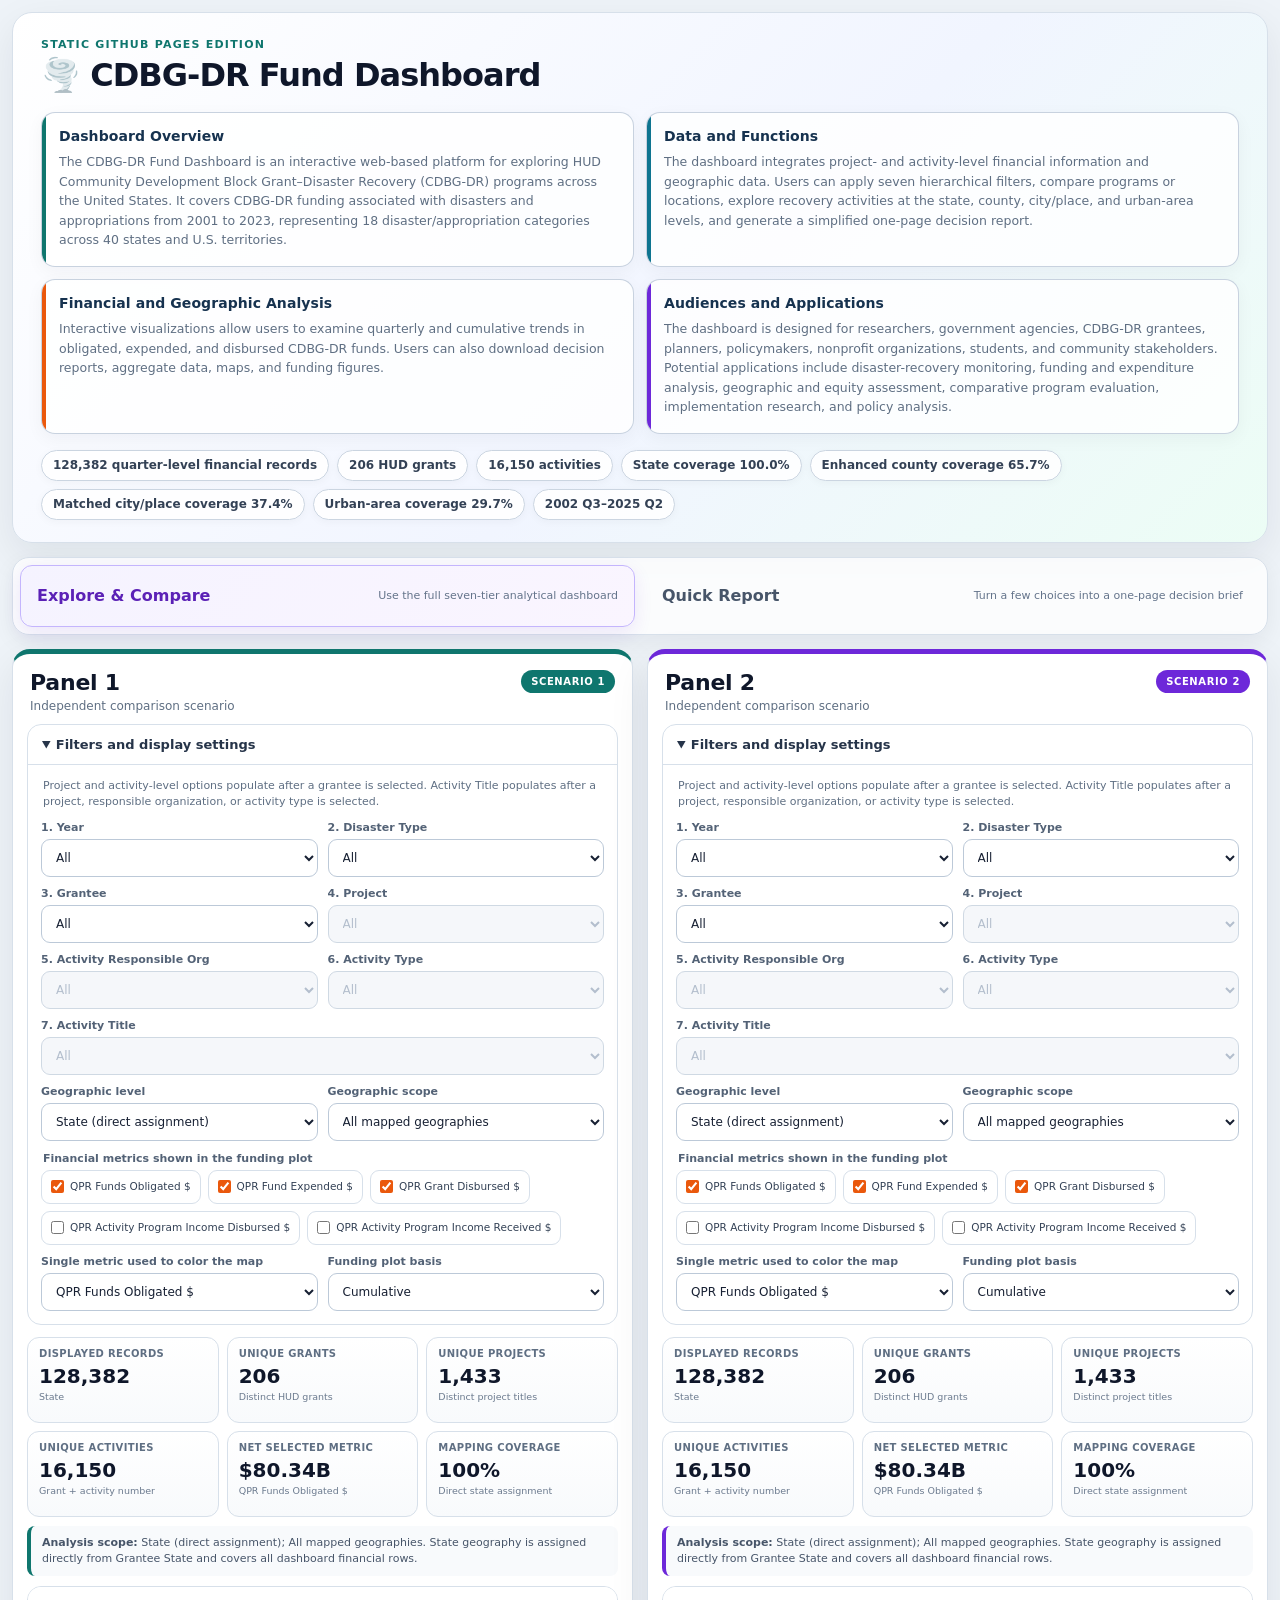
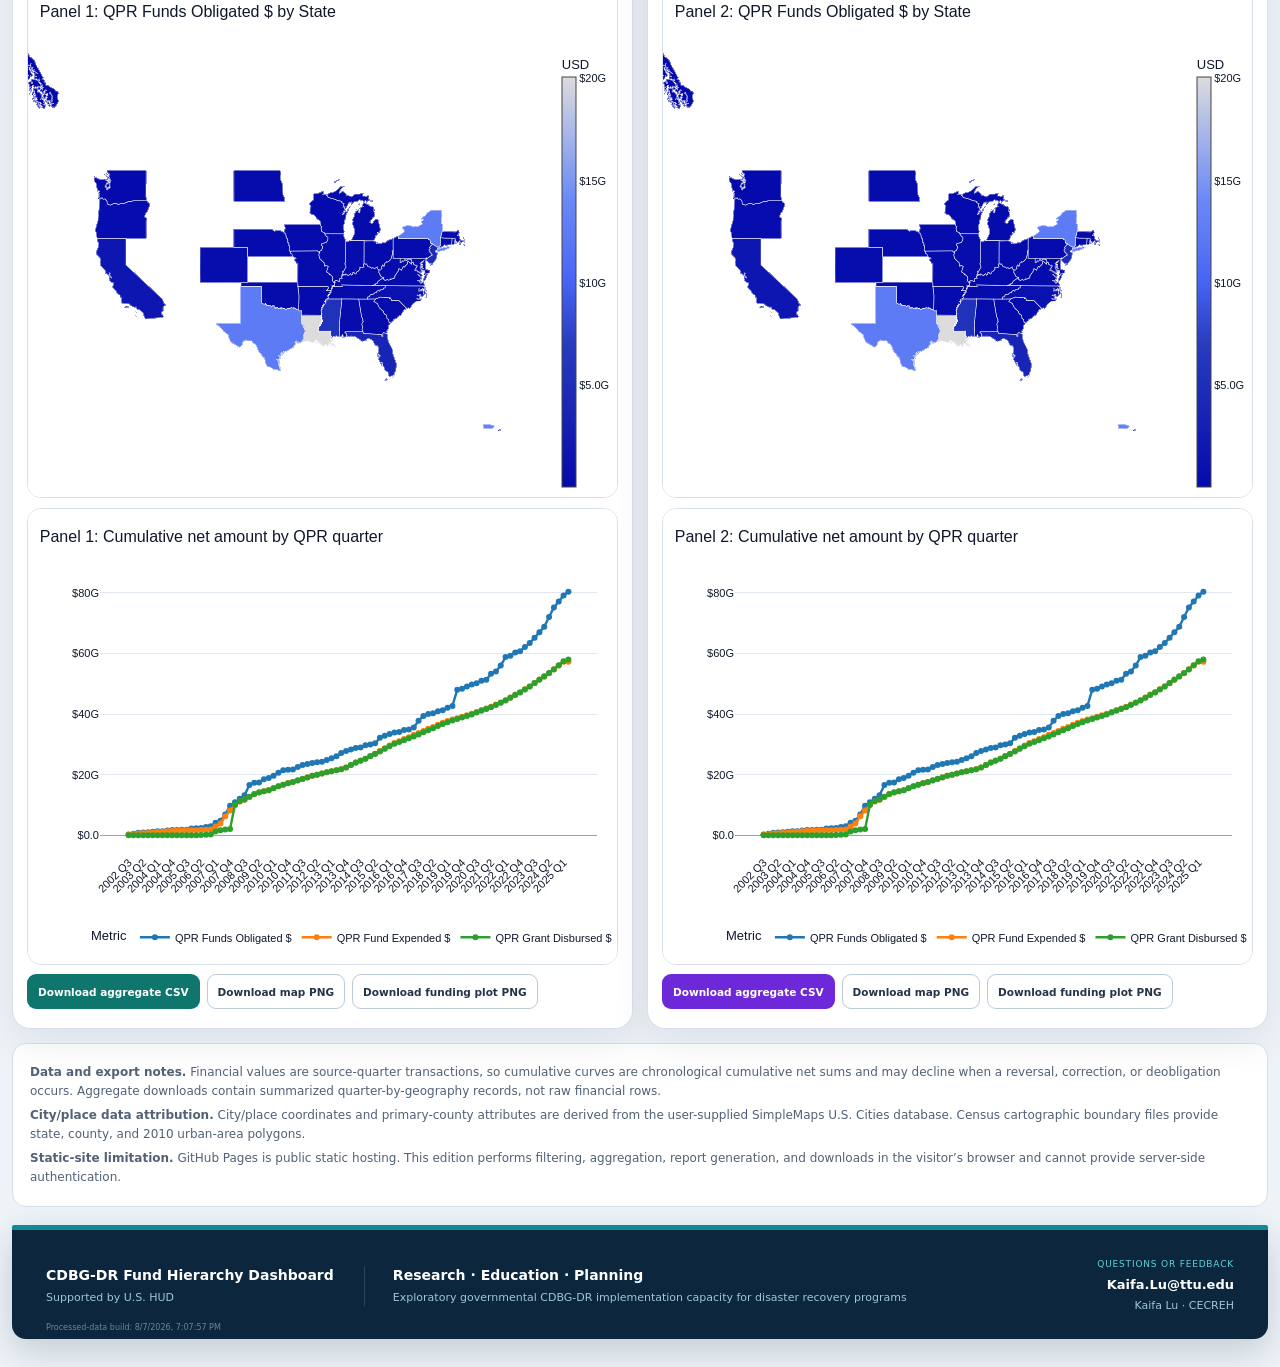
<file: index.html>
<!doctype html>
<html lang="en">
<head>
  <meta charset="utf-8">
  <meta name="viewport" content="width=device-width, initial-scale=1">
  <meta name="description" content="Interactive HUD CDBG-DR financial and geographic dashboard with a one-page Quick Report decision tool, hierarchical filtering, comparative analysis, maps, timelines, and aggregate downloads.">
  <title>CDBG-DR Fund Dashboard</title>
  <link rel="icon" href="./assets/favicon.svg" type="image/svg+xml">
  <link rel="stylesheet" href="./assets/app.css?v=7">
</head>
<body>
  <noscript>
    <div class="fatal-message">This dashboard requires JavaScript.</div>
  </noscript>

  <div id="loading-screen" class="loading-screen" role="status" aria-live="polite">
    <div class="loading-card">
      <div class="spinner" aria-hidden="true"></div>
      <h1>Loading CDBG-DR Fund Dashboard</h1>
      <p id="loading-message">Preparing the browser-only data engine…</p>
      <div class="progress-track"><div id="loading-progress" class="progress-bar"></div></div>
      <p class="loading-note">The first visit loads the processed financial data into your browser. No Python server is required.</p>
    </div>
  </div>

  <main id="app" class="app-shell" hidden>
    <header class="page-header">
      <div class="header-title-block">
        <p class="eyebrow">STATIC GITHUB PAGES EDITION</p>
        <h1>🌪️ CDBG-DR Fund Dashboard</h1>
      </div>

      <div class="dashboard-introduction" aria-label="CDBG-DR Fund Dashboard description">
        <section class="intro-card intro-overview">
          <h2>Dashboard Overview</h2>
          <p>The CDBG-DR Fund Dashboard is an interactive web-based platform for exploring HUD Community Development Block Grant–Disaster Recovery (CDBG-DR) programs across the United States. It covers CDBG-DR funding associated with disasters and appropriations from 2001 to 2023, representing 18 disaster/appropriation categories across 40 states and U.S. territories.</p>
        </section>

        <section class="intro-card intro-functions">
          <h2>Data and Functions</h2>
          <p>The dashboard integrates project- and activity-level financial information and geographic data. Users can apply seven hierarchical filters, compare programs or locations, explore recovery activities at the state, county, city/place, and urban-area levels, and generate a simplified one-page decision report.</p>
        </section>

        <section class="intro-card intro-analysis">
          <h2>Financial and Geographic Analysis</h2>
          <p>Interactive visualizations allow users to examine quarterly and cumulative trends in obligated, expended, and disbursed CDBG-DR funds. Users can also download decision reports, aggregate data, maps, and funding figures.</p>
        </section>

        <section class="intro-card intro-audiences">
          <h2>Audiences and Applications</h2>
          <p>The dashboard is designed for researchers, government agencies, CDBG-DR grantees, planners, policymakers, nonprofit organizations, students, and community stakeholders. Potential applications include disaster-recovery monitoring, funding and expenditure analysis, geographic and equity assessment, comparative program evaluation, implementation research, and policy analysis.</p>
        </section>
      </div>

      <div id="data-badges" class="data-badges" aria-label="Dataset summary"></div>
    </header>

    <div id="global-error" class="global-error" hidden></div>

    <nav class="mode-switcher" aria-label="Dashboard interaction mode">
      <button id="mode-tab-explore" class="mode-tab active" type="button" data-mode="explore" aria-controls="explore-view" aria-selected="true">
        <span class="mode-tab-title">Explore &amp; Compare</span>
        <span class="mode-tab-note">Use the full seven-tier analytical dashboard</span>
      </button>
      <button id="mode-tab-quick" class="mode-tab" type="button" data-mode="quick" aria-controls="quick-report-view" aria-selected="false">
        <span class="mode-tab-title">Quick Report</span>
        <span class="mode-tab-note">Turn a few choices into a one-page decision brief</span>
      </button>
    </nav>

    <section id="explore-view" class="mode-view" aria-label="Full Explore and Compare dashboard">
      <section id="panel-grid" class="panel-grid" aria-label="Dashboard comparison panels"></section>

      <section class="method-notes">
        <p><strong>Data and export notes.</strong> Financial values are source-quarter transactions, so cumulative curves are chronological cumulative net sums and may decline when a reversal, correction, or deobligation occurs. Aggregate downloads contain summarized quarter-by-geography records, not raw financial rows.</p>
        <p><strong>City/place data attribution.</strong> City/place coordinates and primary-county attributes are derived from the user-supplied SimpleMaps U.S. Cities database. Census cartographic boundary files provide state, county, and 2010 urban-area polygons.</p>
        <p><strong>Static-site limitation.</strong> GitHub Pages is public static hosting. This edition performs filtering, aggregation, report generation, and downloads in the visitor’s browser and cannot provide server-side authentication.</p>
      </section>
    </section>

    <section id="quick-report-view" class="mode-view" aria-label="Quick Report decision tool" hidden>
      <div class="quick-report-shell">
        <header class="quick-report-heading">
          <div>
            <p class="section-kicker">DECISION-ORIENTED MODE</p>
            <h2>Generate a One-Page CDBG-DR Funding Report</h2>
            <p>Choose a report type, geography, time horizon, and one financial measure. The dashboard will summarize the selection in a printable single-page report with key indicators, a map, funding trends, a top-five ranking, and rule-based takeaways.</p>
          </div>
          <span class="quick-report-badge">NO DATA ANALYSIS EXPERIENCE REQUIRED</span>
        </header>

        <div class="quick-report-workspace">
          <aside class="quick-report-controls" aria-label="Quick Report controls">
            <div class="quick-step">
              <div class="quick-step-number">1</div>
              <div class="quick-step-content">
                <label for="qr-report-type">Report type</label>
                <select id="qr-report-type">
                  <option value="single">Single-area report</option>
                  <option value="comparison">Comparison report</option>
                </select>
              </div>
            </div>

            <div class="quick-step">
              <div class="quick-step-number">2</div>
              <div class="quick-step-content quick-shared-grid">
                <div class="quick-field">
                  <label for="qr-geo-level">Geographic level</label>
                  <select id="qr-geo-level"></select>
                </div>
                <div class="quick-field">
                  <label for="qr-metric">Financial measure</label>
                  <select id="qr-metric"></select>
                </div>
                <div class="quick-field">
                  <label for="qr-plot-basis">Trend basis</label>
                  <select id="qr-plot-basis">
                    <option value="cumulative">Cumulative net</option>
                    <option value="quarterly">Quarterly net</option>
                  </select>
                </div>
              </div>
            </div>


            <div class="quick-scenario-card scenario-a" id="qr-scenario-a-card">
              <div class="quick-scenario-title"><span>Scenario A</span><strong id="qr-a-caption">Primary selection</strong></div>
              <div class="quick-scenario-grid">
                <div class="quick-field full">
                  <label for="qr-a-location">Location</label>
                  <select id="qr-a-location"><option value="-1">All mapped geographies</option></select>
                </div>
                <div class="quick-field full">
                  <label for="qr-a-time-preset">Time horizon</label>
                  <select id="qr-a-time-preset">
                    <option value="all">All available reporting periods</option>
                    <option value="1y">Latest 1 year</option>
                    <option value="3y">Latest 3 years</option>
                    <option value="5y">Latest 5 years</option>
                    <option value="custom">Custom QPR-quarter range</option>
                  </select>
                </div>
                <div id="qr-a-custom-range" class="quick-custom-range full" hidden>
                  <div class="quick-field"><label for="qr-a-start">Start quarter</label><select id="qr-a-start"></select></div>
                  <div class="quick-field"><label for="qr-a-end">End quarter</label><select id="qr-a-end"></select></div>
                </div>
              </div>
              <details class="quick-more-filters" id="qr-a-more-filters">
                <summary>More filters (optional)</summary>
                <div class="quick-advanced-grid">
                  <div class="quick-field"><label for="qr-a-filter-0">Disaster/appropriation year</label><select id="qr-a-filter-0"><option value="-1">All</option></select></div>
                  <div class="quick-field"><label for="qr-a-filter-1">Disaster type</label><select id="qr-a-filter-1"><option value="-1">All</option></select></div>
                  <div class="quick-field"><label for="qr-a-filter-2">Grantee</label><select id="qr-a-filter-2"><option value="-1">All</option></select></div>
                  <div class="quick-field"><label for="qr-a-filter-3">Project</label><select id="qr-a-filter-3" disabled><option value="-1">Select a grantee first</option></select></div>
                  <div class="quick-field full"><label for="qr-a-filter-5">Activity type</label><select id="qr-a-filter-5"><option value="-1">All</option></select></div>
                </div>
              </details>
            </div>

            <div class="quick-scenario-card scenario-b" id="qr-scenario-b-card" hidden>
              <div class="quick-scenario-title"><span>Scenario B</span><strong>Comparison selection</strong></div>
              <div class="quick-scenario-grid">
                <div class="quick-field full">
                  <label for="qr-b-location">Location</label>
                  <select id="qr-b-location"><option value="-1">All mapped geographies</option></select>
                </div>
                <label class="compact-checkbox full"><input id="qr-b-use-a-time" type="checkbox" checked><span>Use Scenario A time horizon</span></label>
                <div id="qr-b-time-controls" class="quick-scenario-grid full" hidden>
                  <div class="quick-field full">
                    <label for="qr-b-time-preset">Scenario B time horizon</label>
                    <select id="qr-b-time-preset">
                      <option value="all">All available reporting periods</option>
                      <option value="1y">Latest 1 year</option>
                      <option value="3y">Latest 3 years</option>
                      <option value="5y">Latest 5 years</option>
                      <option value="custom">Custom QPR-quarter range</option>
                    </select>
                  </div>
                  <div id="qr-b-custom-range" class="quick-custom-range full" hidden>
                    <div class="quick-field"><label for="qr-b-start">Start quarter</label><select id="qr-b-start"></select></div>
                    <div class="quick-field"><label for="qr-b-end">End quarter</label><select id="qr-b-end"></select></div>
                  </div>
                </div>
              </div>
              <details class="quick-more-filters" id="qr-b-more-filters">
                <summary>More filters (optional)</summary>
                <div class="quick-advanced-grid">
                  <div class="quick-field"><label for="qr-b-filter-0">Disaster/appropriation year</label><select id="qr-b-filter-0"><option value="-1">All</option></select></div>
                  <div class="quick-field"><label for="qr-b-filter-1">Disaster type</label><select id="qr-b-filter-1"><option value="-1">All</option></select></div>
                  <div class="quick-field"><label for="qr-b-filter-2">Grantee</label><select id="qr-b-filter-2"><option value="-1">All</option></select></div>
                  <div class="quick-field"><label for="qr-b-filter-3">Project</label><select id="qr-b-filter-3" disabled><option value="-1">Select a grantee first</option></select></div>
                  <div class="quick-field full"><label for="qr-b-filter-5">Activity type</label><select id="qr-b-filter-5"><option value="-1">All</option></select></div>
                </div>
              </details>
            </div>

            <div class="quick-control-actions">
              <button id="qr-generate" class="action-button quick-primary" type="button">Generate one-page report</button>
              <button id="qr-reset" class="action-button" type="button">Reset</button>
            </div>
            <p class="quick-control-note">County, city/place, and urban-area results include inferred geographic matches. Every generated report displays the applicable mapping coverage and interpretation note.</p>
          </aside>

          <section class="quick-report-stage" aria-live="polite">
            <div id="qr-report-placeholder" class="quick-report-placeholder">
              <div class="placeholder-icon" aria-hidden="true">📄</div>
              <h3>Your one-page report will appear here</h3>
              <p>Use the controls to define the decision context, then select <strong>Generate one-page report</strong>.</p>
            </div>
            <div id="qr-report-output" hidden>
              <div class="report-output-heading">
                <div>
                  <p class="section-kicker">GENERATED DECISION BRIEF</p>
                  <h3 id="qr-report-status">CDBG-DR Funding Report</h3>
                </div>
                <div class="report-action-row">
                  <button id="qr-download-png" class="action-button" type="button">Download report PNG</button>
                  <button id="qr-print-pdf" class="action-button" type="button">Print / Save as PDF</button>
                  <button id="qr-download-csv" class="action-button" type="button">Download report data CSV</button>
                </div>
              </div>
              <div class="report-page-wrap">
                <div id="qr-report-plot" class="report-plot" aria-label="Generated one-page CDBG-DR funding report"></div>
              </div>
            </div>
          </section>
        </div>
      </div>
    </section>

    <footer class="lab-footer">
      <div class="footer-brand">
        <strong>CDBG-DR Fund Hierarchy Dashboard</strong>
        <span>Supported by U.S. HUD</span>
      </div>
      <div class="footer-focus">
        <strong>Research · Education · Planning</strong>
        <span>Exploratory governmental CDBG-DR implementation capacity for disaster recovery programs</span>
      </div>
      <div class="footer-contact">
        <span class="footer-kicker">QUESTIONS OR FEEDBACK</span>
        <a href="mailto:Kaifa.Lu@ttu.edu">Kaifa.Lu@ttu.edu</a>
        <span>Kaifa Lu · CECREH</span>
      </div>
      <span id="build-stamp" class="footer-build-stamp"></span>
    </footer>
  </main>

  <script src="./assets/vendor/plotly-3.3.1.min.js"></script>
  <script src="./data/bootstrap.js?v=7"></script>
  <script src="./assets/app.js?v=7"></script>
</body>
</html>
</file>
<file: assets/app.css>
:root {
  --bg: #eef3f8;
  --surface: #ffffff;
  --surface-soft: #f8fafc;
  --ink: #0f172a;
  --muted: #5f6f83;
  --line: #d7e0ea;
  --line-strong: #bcc9d8;
  --panel-one: #0f766e;
  --panel-one-soft: #ecfdf5;
  --panel-two: #6d28d9;
  --panel-two-soft: #f5f3ff;
  --accent: #ea580c;
  --accent-soft: #fff7ed;
  --blue: #0e7490;
  --danger: #b91c1c;
  --shadow: 0 14px 40px rgba(15, 23, 42, 0.08);
  --shadow-soft: 0 7px 22px rgba(15, 23, 42, 0.06);
  --radius: 16px;
  font-family: Inter, ui-sans-serif, system-ui, -apple-system, BlinkMacSystemFont, "Segoe UI", sans-serif;
  color: var(--ink);
  background: var(--bg);
}

* { box-sizing: border-box; }
[hidden] { display: none !important; }
html { scroll-behavior: smooth; }
body {
  margin: 0;
  min-width: 320px;
  background: var(--bg);
  color: var(--ink);
}
button, select, input { font: inherit; }
button { cursor: pointer; }

.app-shell {
  width: min(1920px, calc(100% - 24px));
  margin: 12px auto 28px;
}

.page-header {
  display: grid;
  grid-template-columns: minmax(0, 1fr);
  gap: 16px;
  padding: 25px 28px 22px;
  border: 1px solid var(--line);
  border-radius: 20px;
  background: linear-gradient(135deg, #ffffff 0%, #f1f5ff 56%, #ecfdf5 100%);
  box-shadow: var(--shadow);
}

.eyebrow,
.section-kicker {
  margin: 0 0 7px;
  color: var(--panel-one);
  font-size: 11px;
  font-weight: 800;
  letter-spacing: .11em;
}

.header-title-block { padding-bottom: 2px; }
.page-header h1 {
  margin: 0;
  max-width: 1250px;
  font-size: clamp(28px, 2.5vw, 40px);
  line-height: 1.12;
  letter-spacing: -0.03em;
}

.dashboard-introduction {
  display: grid;
  grid-template-columns: repeat(2, minmax(0, 1fr));
  gap: 12px;
}

.intro-card {
  position: relative;
  min-width: 0;
  padding: 15px 17px 16px;
  overflow: hidden;
  border: 1px solid rgba(188, 201, 216, .82);
  border-radius: 14px;
  background: rgba(255, 255, 255, .82);
  box-shadow: 0 5px 18px rgba(15, 23, 42, .045);
}
.intro-card::before {
  position: absolute;
  inset: 0 auto 0 0;
  width: 4px;
  content: "";
  background: var(--panel-one);
}
.intro-functions::before { background: var(--blue); }
.intro-analysis::before { background: var(--accent); }
.intro-audiences::before { background: var(--panel-two); }
.intro-card h2 {
  margin: 0 0 7px;
  color: #16324f;
  font-size: 14px;
  line-height: 1.25;
  letter-spacing: .005em;
}
.intro-card p {
  margin: 0;
  color: var(--muted);
  font-size: 12.5px;
  line-height: 1.56;
}

.data-badges {
  display: flex;
  flex-wrap: wrap;
  gap: 8px;
}
.data-badge {
  display: inline-flex;
  align-items: center;
  min-height: 31px;
  padding: 6px 11px;
  border: 1px solid #cbd5e1;
  border-radius: 999px;
  background: rgba(255,255,255,.9);
  color: #334155;
  font-size: 12px;
  font-weight: 720;
  box-shadow: 0 2px 8px rgba(15,23,42,.035);
}

.global-error,
.fatal-message {
  margin: 14px auto;
  padding: 14px 16px;
  border: 1px solid #fecaca;
  border-radius: 12px;
  background: #fef2f2;
  color: #991b1b;
  line-height: 1.5;
}

/* Mode switcher */
.mode-switcher {
  display: grid;
  grid-template-columns: repeat(2, minmax(0, 1fr));
  gap: 10px;
  margin: 14px 0;
  padding: 7px;
  border: 1px solid var(--line);
  border-radius: 17px;
  background: rgba(255,255,255,.78);
  box-shadow: var(--shadow-soft);
}
.mode-tab {
  display: flex;
  align-items: center;
  justify-content: space-between;
  gap: 12px;
  min-height: 62px;
  padding: 11px 16px;
  border: 1px solid transparent;
  border-radius: 12px;
  background: transparent;
  color: #475569;
  text-align: left;
  transition: background .16s ease, border-color .16s ease, transform .16s ease;
}
.mode-tab:hover { background: #f8fafc; transform: translateY(-1px); }
.mode-tab.active {
  border-color: #99d5cf;
  background: linear-gradient(135deg, #ecfdf5, #f0fdfa);
  color: #115e59;
  box-shadow: 0 6px 18px rgba(15,118,110,.10);
}
.mode-tab[data-mode="explore"].active {
  border-color: #c4b5fd;
  background: linear-gradient(135deg, #f5f3ff, #faf5ff);
  color: #5b21b6;
  box-shadow: 0 6px 18px rgba(109,40,217,.10);
}
.mode-tab-title { font-size: 16px; font-weight: 820; }
.mode-tab-note { font-size: 11px; color: #64748b; }
.mode-view { min-width: 0; }

/* Quick Report */
.quick-report-shell {
  overflow: hidden;
  border: 1px solid var(--line);
  border-radius: 20px;
  background: var(--surface);
  box-shadow: var(--shadow);
}
.quick-report-heading {
  display: flex;
  align-items: flex-start;
  justify-content: space-between;
  gap: 20px;
  padding: 22px 24px 18px;
  border-bottom: 1px solid var(--line);
  background:
    radial-gradient(circle at 95% 0%, rgba(14,116,144,.11), transparent 31%),
    linear-gradient(135deg, #ffffff, #f8fbff 55%, #f0fdfa);
}
.quick-report-heading h2 {
  margin: 0;
  font-size: clamp(21px, 2vw, 29px);
  letter-spacing: -.02em;
}
.quick-report-heading p:not(.section-kicker) {
  max-width: 980px;
  margin: 8px 0 0;
  color: var(--muted);
  font-size: 13px;
  line-height: 1.55;
}
.quick-report-badge {
  flex: none;
  max-width: 235px;
  padding: 8px 11px;
  border: 1px solid #99d5cf;
  border-radius: 999px;
  background: rgba(236,253,245,.88);
  color: #0f766e;
  font-size: 9.5px;
  font-weight: 850;
  letter-spacing: .055em;
  text-align: center;
}
.quick-report-workspace {
  display: grid;
  grid-template-columns: minmax(330px, 390px) minmax(0, 1fr);
  align-items: start;
  gap: 16px;
  padding: 16px;
  background: #f6f9fc;
}
.quick-report-controls {
  position: sticky;
  top: 10px;
  display: grid;
  gap: 11px;
  min-width: 0;
  padding: 14px;
  border: 1px solid var(--line);
  border-radius: 15px;
  background: #fff;
  box-shadow: var(--shadow-soft);
}
.quick-step {
  display: grid;
  grid-template-columns: 27px minmax(0, 1fr);
  gap: 9px;
  align-items: start;
  padding-bottom: 11px;
  border-bottom: 1px solid #e7edf4;
}
.quick-step-number {
  display: grid;
  place-items: center;
  width: 27px;
  height: 27px;
  border-radius: 50%;
  background: var(--panel-one);
  color: white;
  font-size: 12px;
  font-weight: 850;
}
.quick-step-content { min-width: 0; }
.quick-step-content > label,
.quick-field label {
  display: block;
  margin: 0 0 5px;
  color: #4b5c70;
  font-size: 10.5px;
  font-weight: 760;
}
.quick-step-content > select,
.quick-field select {
  width: 100%;
  min-height: 38px;
  padding: 7px 29px 7px 9px;
  border: 1px solid var(--line-strong);
  border-radius: 9px;
  background: #fff;
  color: #172033;
  font-size: 11.5px;
  text-overflow: ellipsis;
}
.quick-step-content > select:focus,
.quick-field select:focus,
.action-button:focus-visible,
.metric-option:focus-within,
.mode-tab:focus-visible {
  outline: 3px solid rgba(14, 116, 144, .18);
  outline-offset: 1px;
}
.quick-field select:disabled { background: #f1f5f9; color: #94a3b8; }
.quick-shared-grid,
.quick-scenario-grid,
.quick-advanced-grid,
.quick-custom-range {
  display: grid;
  grid-template-columns: repeat(2, minmax(0, 1fr));
  gap: 9px;
}
.quick-shared-grid .quick-field:first-child,
.quick-shared-grid .quick-field:nth-child(2) { grid-column: 1 / -1; }
.quick-field.full,
.quick-custom-range.full,
.quick-scenario-grid.full { grid-column: 1 / -1; }
.quick-scenario-card {
  min-width: 0;
  padding: 11px;
  border: 1px solid var(--line);
  border-left-width: 4px;
  border-radius: 12px;
  background: #fff;
}
.quick-scenario-card.scenario-a { border-left-color: var(--panel-one); background: linear-gradient(150deg, #fff, #f4fffb); }
.quick-scenario-card.scenario-b { border-left-color: var(--panel-two); background: linear-gradient(150deg, #fff, #faf7ff); }
.quick-scenario-title {
  display: flex;
  justify-content: space-between;
  gap: 10px;
  margin-bottom: 9px;
  color: #334155;
  font-size: 11px;
}
.quick-scenario-title span { font-size: 14px; font-weight: 850; }
.quick-scenario-title strong { align-self: center; color: #64748b; font-size: 9.5px; letter-spacing: .025em; }
.quick-more-filters {
  margin-top: 9px;
  border-top: 1px dashed #cbd5e1;
}
.quick-more-filters > summary {
  padding: 9px 1px 6px;
  color: #526176;
  font-size: 10.5px;
  font-weight: 770;
  cursor: pointer;
  user-select: none;
}
.quick-advanced-grid { padding-top: 4px; }
.compact-checkbox {
  display: flex;
  align-items: center;
  gap: 7px;
  min-height: 32px;
  padding: 5px 8px;
  border: 1px solid #ddd6fe;
  border-radius: 8px;
  background: rgba(245,243,255,.8);
  color: #5b4b73;
  font-size: 10.5px;
  font-weight: 690;
}
.compact-checkbox input { margin: 0; accent-color: var(--panel-two); }
.quick-control-actions {
  display: grid;
  grid-template-columns: minmax(0, 1fr) auto;
  gap: 8px;
}
.quick-control-note {
  margin: 0;
  padding: 9px 10px;
  border-left: 3px solid #f59e0b;
  border-radius: 7px;
  background: #fffbeb;
  color: #725a24;
  font-size: 9.5px;
  line-height: 1.45;
}
.quick-report-stage {
  min-width: 0;
  min-height: 720px;
  padding: 13px;
  border: 1px solid var(--line);
  border-radius: 15px;
  background: #fff;
  box-shadow: var(--shadow-soft);
}
.quick-report-placeholder {
  display: grid;
  place-items: center;
  align-content: center;
  min-height: 690px;
  padding: 30px;
  border: 2px dashed #cbd5e1;
  border-radius: 13px;
  background: linear-gradient(180deg, #fbfdff, #f8fafc);
  color: #64748b;
  text-align: center;
}
.quick-report-placeholder h3 { margin: 12px 0 5px; color: #334155; font-size: 20px; }
.quick-report-placeholder p { max-width: 510px; margin: 0; font-size: 12px; line-height: 1.55; }
.placeholder-icon { font-size: 42px; filter: grayscale(.15); }
.report-output-heading {
  display: flex;
  align-items: flex-start;
  justify-content: space-between;
  gap: 12px;
  margin-bottom: 10px;
}
.report-output-heading h3 { margin: 0; font-size: 19px; }
.report-action-row {
  display: flex;
  flex-wrap: wrap;
  justify-content: flex-end;
  gap: 7px;
}
.report-page-wrap {
  min-width: 0;
  overflow: auto;
  border: 1px solid #cbd5e1;
  border-radius: 12px;
  background: #e8edf3;
  padding: 10px;
}
.report-plot {
  width: 100%;
  min-width: 760px;
  min-height: 860px;
  overflow: hidden;
  border-radius: 4px;
  background: #fff;
  box-shadow: 0 8px 28px rgba(15,23,42,.11);
}

/* Full Explore & Compare panels */
.panel-grid {
  display: grid;
  grid-template-columns: repeat(2, minmax(0, 1fr));
  align-items: start;
  gap: 14px;
}
.panel-shell {
  min-width: 0;
  overflow: hidden;
  padding: 13px 14px 17px;
  border: 1px solid var(--line);
  border-top-width: 5px;
  border-radius: 18px;
  background: var(--surface);
  box-shadow: var(--shadow);
}
.panel-one { border-top-color: var(--panel-one); }
.panel-two { border-top-color: var(--panel-two); }
.panel-heading {
  display: flex;
  align-items: flex-start;
  justify-content: space-between;
  gap: 12px;
  padding: 3px 3px 11px;
}
.panel-heading h2 { margin: 0; font-size: 22px; letter-spacing: -.01em; }
.panel-heading p { margin: 4px 0 0; color: var(--muted); font-size: 12px; }
.panel-pill {
  flex: none;
  padding: 6px 10px;
  border-radius: 999px;
  color: white;
  font-size: 10px;
  font-weight: 800;
  letter-spacing: .06em;
}
.panel-one .panel-pill { background: var(--panel-one); }
.panel-two .panel-pill { background: var(--panel-two); }
.filter-details {
  border: 1px solid var(--line);
  border-radius: 14px;
  background: var(--surface);
}
.filter-details > summary {
  padding: 12px 14px;
  color: #263449;
  font-size: 13px;
  font-weight: 780;
  cursor: pointer;
  user-select: none;
}
.filter-details[open] > summary { border-bottom: 1px solid var(--line); }
.filter-body { padding: 13px; }
.help-text {
  margin: 0 2px 11px;
  color: var(--muted);
  font-size: 11px;
  line-height: 1.45;
}
.form-grid {
  display: grid;
  grid-template-columns: repeat(2, minmax(0, 1fr));
  gap: 10px;
}
.form-field.full { grid-column: 1 / -1; }
.form-field label,
.field-label {
  display: block;
  margin: 0 0 5px;
  color: #536276;
  font-size: 11px;
  font-weight: 720;
}
.form-field select {
  width: 100%;
  min-height: 38px;
  padding: 7px 30px 7px 10px;
  border: 1px solid var(--line-strong);
  border-radius: 9px;
  background: #fff;
  color: #172033;
  font-size: 12px;
  text-overflow: ellipsis;
}
.form-field select:disabled { background: #f1f5f9; color: #94a3b8; }
.metric-fieldset { margin: 11px 0 0; padding: 0; border: 0; }
.metric-grid { display: flex; flex-wrap: wrap; gap: 7px; }
.metric-option {
  display: inline-flex;
  align-items: center;
  gap: 6px;
  min-height: 34px;
  padding: 6px 9px;
  border: 1px solid var(--line);
  border-radius: 9px;
  background: #fff;
  color: #334155;
  font-size: 10.5px;
  line-height: 1.2;
}
.metric-option input { margin: 0; accent-color: var(--accent); }
.kpi-grid {
  display: grid;
  grid-template-columns: repeat(3, minmax(0, 1fr));
  gap: 8px;
  margin: 12px 0 9px;
}
.kpi-card {
  min-height: 86px;
  padding: 10px 11px;
  border: 1px solid var(--line);
  border-radius: 12px;
  background: linear-gradient(180deg, #fff, #f8fafc);
}
.kpi-label {
  color: var(--muted);
  font-size: 10px;
  font-weight: 800;
  letter-spacing: .035em;
  text-transform: uppercase;
}
.kpi-value {
  overflow: hidden;
  margin-top: 5px;
  color: var(--ink);
  font-size: 20px;
  font-weight: 790;
  white-space: nowrap;
  text-overflow: ellipsis;
}
.kpi-note { margin-top: 3px; color: #6b7a8e; font-size: 9.5px; line-height: 1.25; }
.analysis-note {
  margin: 5px 0 10px;
  padding: 9px 11px;
  border-left: 4px solid #94a3b8;
  border-radius: 8px;
  background: #f8fafc;
  color: #475569;
  font-size: 11px;
  line-height: 1.48;
}
.panel-one .analysis-note { border-left-color: var(--panel-one); }
.panel-two .analysis-note { border-left-color: var(--panel-two); }
.plot-card {
  position: relative;
  min-height: 440px;
  margin-top: 10px;
  overflow: hidden;
  border: 1px solid var(--line);
  border-radius: 14px;
  background: #fff;
}
.plot-card.map-card { min-height: 505px; }
.plot-target { width: 100%; min-height: 438px; }
.map-card .plot-target { min-height: 503px; }
.plot-loading {
  position: absolute;
  inset: 0;
  display: grid;
  place-items: center;
  z-index: 2;
  background: rgba(255,255,255,.8);
  color: var(--muted);
  font-size: 12px;
}
.download-row {
  display: flex;
  flex-wrap: wrap;
  gap: 7px;
  margin: 9px 0 2px;
}
.action-button {
  min-height: 35px;
  padding: 7px 10px;
  border: 1px solid var(--line-strong);
  border-radius: 9px;
  background: #fff;
  color: #263449;
  font-size: 10.5px;
  font-weight: 720;
}
.action-button:hover { background: #f8fafc; border-color: #94a3b8; }
.action-button.primary,
.action-button.quick-primary { color: #fff; border-color: transparent; }
.panel-one .action-button.primary { background: var(--panel-one); }
.panel-two .action-button.primary { background: var(--panel-two); }
.action-button.quick-primary { background: linear-gradient(135deg, #0f766e, #0e7490); }
.action-button[disabled] { opacity: .55; cursor: wait; }

/* Analytical filter accordion */
.filter-details {
  border: 1px solid var(--line);
  border-radius: 14px;
  background: var(--surface);
}
.filter-details > summary {
  padding: 12px 14px;
  color: #263449;
  font-size: 13px;
  font-weight: 780;
  cursor: pointer;
  user-select: none;
}
.filter-details[open] > summary { border-bottom: 1px solid var(--line); }

.method-notes {
  margin-top: 14px;
  padding: 14px 17px;
  border: 1px solid var(--line);
  border-radius: 14px;
  background: #fff;
  color: #526176;
  font-size: 12px;
  line-height: 1.58;
}
.method-notes p { margin: 5px 0; }
.lab-footer {
  position: relative;
  display: grid;
  grid-template-columns: minmax(230px, 1fr) minmax(340px, 1.65fr) minmax(240px, .9fr);
  gap: 28px;
  align-items: center;
  margin-top: 18px;
  padding: 28px 34px 25px;
  border-top: 5px solid #0e8b94;
  border-radius: 2px 2px 14px 14px;
  background: #0b263d;
  color: #d7e9f4;
  box-shadow: 0 12px 34px rgba(6, 28, 46, .18);
}
.footer-brand,
.footer-focus,
.footer-contact { display: grid; gap: 6px; min-width: 0; }
.footer-brand { padding-right: 24px; border-right: 1px solid rgba(166, 205, 225, .20); }
.footer-brand strong,
.footer-focus strong { color: #fff; font-size: 14px; line-height: 1.3; }
.footer-brand span,
.footer-focus span,
.footer-contact span { color: #9fc5dc; font-size: 11px; line-height: 1.45; }
.footer-contact { justify-items: end; text-align: right; }
.footer-kicker { color: #5ed4de !important; font-size: 9px !important; letter-spacing: .09em; }
.footer-contact a { color: #fff; font-size: 13px; font-weight: 780; text-decoration: none; }
.footer-contact a:hover { color: #71dce4; text-decoration: underline; }
.footer-build-stamp {
  position: absolute;
  left: 34px;
  bottom: 7px;
  color: rgba(159,197,220,.62);
  font-size: 8px;
}

.loading-screen {
  position: fixed;
  inset: 0;
  z-index: 9999;
  display: grid;
  place-items: center;
  padding: 20px;
  background: radial-gradient(circle at 20% 10%, #ecfdf5, transparent 34%), radial-gradient(circle at 80% 30%, #ede9fe, transparent 37%), #eef3f8;
}
.loading-card {
  width: min(560px, 100%);
  padding: 28px;
  border: 1px solid var(--line);
  border-radius: 20px;
  background: rgba(255,255,255,.96);
  box-shadow: 0 20px 70px rgba(15,23,42,.13);
  text-align: center;
}
.loading-card h1 { margin: 13px 0 5px; font-size: 24px; }
.loading-card p { margin: 7px 0; color: var(--muted); font-size: 13px; line-height: 1.5; }
.loading-note { font-size: 11px !important; }
.spinner {
  width: 38px;
  height: 38px;
  margin: auto;
  border: 4px solid #dbe4ef;
  border-top-color: var(--panel-one);
  border-radius: 50%;
  animation: spin .8s linear infinite;
}
.progress-track {
  height: 8px;
  margin: 15px 0 5px;
  overflow: hidden;
  border-radius: 999px;
  background: #e2e8f0;
}
.progress-bar {
  width: 3%;
  height: 100%;
  border-radius: inherit;
  background: linear-gradient(90deg, var(--panel-one), var(--panel-two));
  transition: width .25s ease;
}
@keyframes spin { to { transform: rotate(360deg); } }

@media (max-width: 1380px) {
  .quick-report-workspace { grid-template-columns: 350px minmax(0, 1fr); }
  .report-plot { min-width: 720px; }
}
@media (max-width: 1180px) {
  .panel-grid { grid-template-columns: 1fr; }
  .panel-shell { max-width: 100%; }
  .quick-report-workspace { grid-template-columns: 1fr; }
  .quick-report-controls { position: static; }
  .quick-report-stage { min-height: 650px; }
  .quick-report-placeholder { min-height: 600px; }
}
@media (max-width: 900px) {
  .dashboard-introduction { grid-template-columns: 1fr; }
  .quick-report-heading { flex-direction: column; }
  .quick-report-badge { max-width: none; }
  .mode-tab { flex-direction: column; align-items: flex-start; justify-content: center; }
}
@media (max-width: 760px) {
  .app-shell { width: min(100% - 12px, 1920px); margin-top: 6px; }
  .page-header { padding: 20px 18px; border-radius: 15px; }
  .intro-card { padding: 13px 14px 14px; }
  .mode-switcher { grid-template-columns: 1fr; }
  .quick-report-heading { padding: 18px; }
  .quick-report-workspace { padding: 8px; }
  .quick-report-controls,
  .quick-report-stage { padding: 10px; }
  .quick-shared-grid,
  .quick-scenario-grid,
  .quick-advanced-grid,
  .quick-custom-range { grid-template-columns: 1fr; }
  .quick-shared-grid .quick-field:first-child,
  .quick-shared-grid .quick-field:nth-child(2),
  .quick-field.full,
  .quick-custom-range.full,
  .quick-scenario-grid.full { grid-column: auto; }
  .quick-control-actions { grid-template-columns: 1fr; }
  .report-output-heading { flex-direction: column; }
  .report-action-row { justify-content: flex-start; }
  .report-plot { min-width: 690px; }
  .panel-shell { padding: 11px 9px 14px; border-radius: 15px; }
  .form-grid { grid-template-columns: 1fr; }
  .form-field.full { grid-column: auto; }
  .kpi-grid { grid-template-columns: repeat(2, minmax(0, 1fr)); }
  .plot-card,
  .plot-target { min-height: 400px; }
  .map-card,
  .map-card .plot-target { min-height: 445px; }
  .lab-footer { grid-template-columns: 1fr; gap: 15px; padding: 24px 20px 28px; }
  .footer-brand { padding-right: 0; padding-bottom: 12px; border-right: 0; border-bottom: 1px solid rgba(166,205,225,.20); }
  .footer-contact { justify-items: start; text-align: left; }
  .footer-build-stamp { left: 20px; }
}
@media (max-width: 430px) {
  .kpi-grid { grid-template-columns: 1fr; }
  .download-row { display: grid; grid-template-columns: 1fr 1fr; }
  .action-button.primary { grid-column: 1 / -1; }
  .report-action-row { display: grid; grid-template-columns: 1fr; width: 100%; }
}

@media print {
  @page { size: letter landscape; margin: .25in; }
  body { background: #fff; }
  .page-header,
  .mode-switcher,
  .quick-report-heading,
  .quick-report-controls,
  .report-output-heading,
  .lab-footer,
  #explore-view { display: none !important; }
  .app-shell,
  .quick-report-shell,
  .quick-report-workspace,
  .quick-report-stage,
  .report-page-wrap {
    width: 100% !important;
    margin: 0 !important;
    padding: 0 !important;
    border: 0 !important;
    box-shadow: none !important;
    background: #fff !important;
  }
  #quick-report-view,
  #qr-report-output { display: block !important; }
  .report-plot { min-width: 0 !important; min-height: 0 !important; box-shadow: none !important; }
}
</file>
